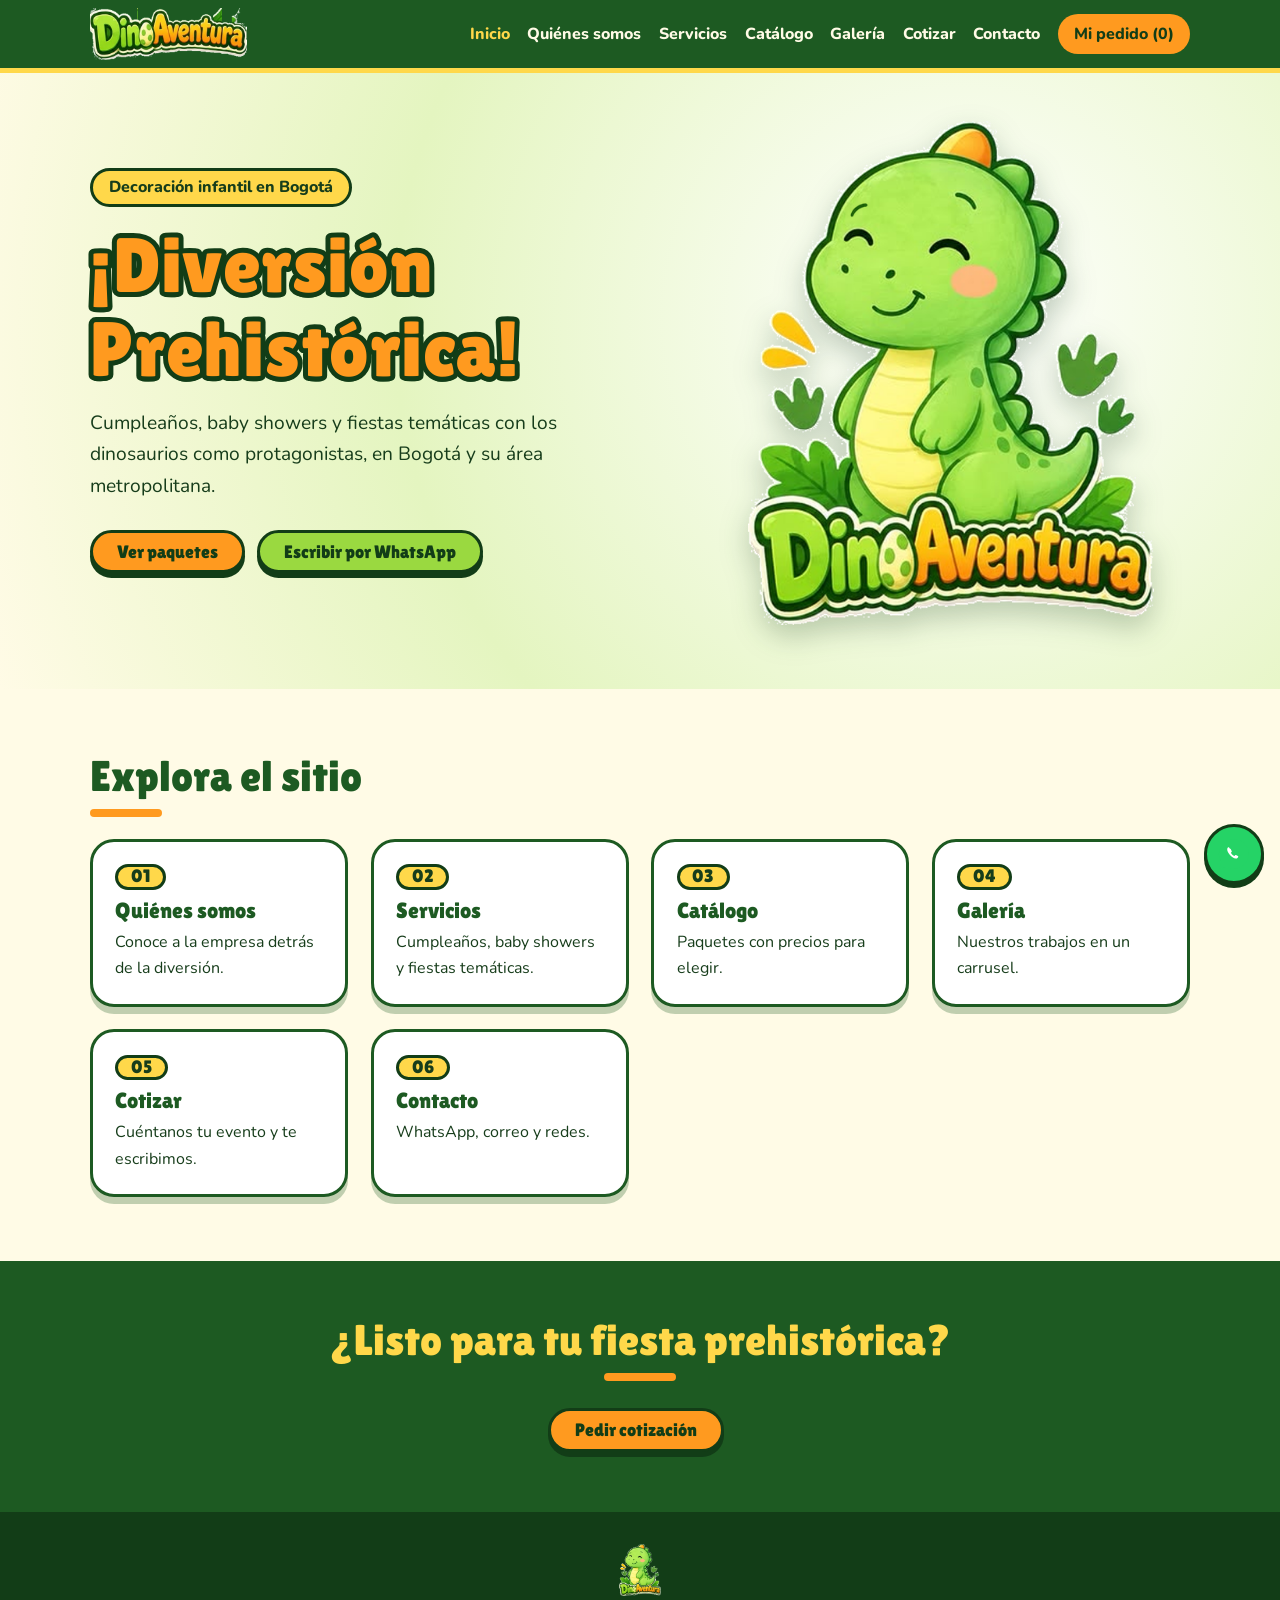
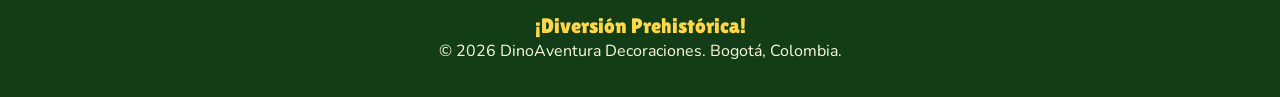
<file: index.html>
<!DOCTYPE html>
<html lang="es">
<head>
  <meta charset="UTF-8">
  <meta name="viewport" content="width=device-width, initial-scale=1">
  <title>¡Diversión Prehistórica! | DinoAventura Decoraciones</title>
  <meta name="description" content="Decoración de cumpleaños, baby showers y fiestas temáticas de dinosaurios en Bogotá.">
  <link rel="icon" href="img/logo-principal.png">
  <link rel="preconnect" href="https://fonts.googleapis.com">
  <link rel="preconnect" href="https://fonts.gstatic.com" crossorigin>
  <!-- Lilita One: la tipografia mas cercana (y gratuita) al rotulo del logo. Nunito: texto de lectura. -->
  <link href="https://fonts.googleapis.com/css2?family=Lilita+One&family=Nunito:wght@400;700;800&display=swap" rel="stylesheet">
  <link rel="stylesheet" href="css/estilos.css">
</head>
<body>
  <a class="saltar" href="#contenido">Saltar al contenido</a>
  <!-- ENCABEZADO (igual en todas las paginas): rotulo del logo y menu. aria-current marca la pagina actual. -->
  <header class="header">
    <div class="contenedor nav">
      <a href="index.html" class="logo"><img src="img/logo-palabra.png" alt="DinoAventura Decoraciones, inicio" width="157" height="52"></a>
      <button class="menu-btn" id="menuBtn" aria-label="Abrir menú" aria-expanded="false" aria-controls="menu"><span></span><span></span><span></span></button>
      <nav id="menu" class="menu">
        <a href="index.html" aria-current="page">Inicio</a>
        <a href="nosotros.html">Quiénes somos</a>
        <a href="servicios.html">Servicios</a>
        <a href="catalogo.html">Catálogo</a>
        <a href="galeria.html">Galería</a>
        <a href="cotizar.html">Cotizar</a>
        <a href="contacto.html">Contacto</a>
        <a class="pill" href="pedido.html">Mi pedido (<span id="contadorPedido">0</span>)</a>
      </nav>
    </div>
  </header>
  <main id="contenido">
    <!-- INICIO: eslogan, logo grande y atajos a cada pagina del sitio. -->
    <section class="hero">
      <div class="contenedor hero-grid">
        <div>
          <p class="sello">Decoración infantil en Bogotá</p>
          <h1 class="rotulo">¡Diversión Prehistórica!</h1>
          <p class="lead">Cumpleaños, baby showers y fiestas temáticas con los dinosaurios como protagonistas, en Bogotá y su área metropolitana.</p>
          <a class="btn" href="catalogo.html">Ver paquetes</a>
          <a class="btn btn-verde" data-wa target="_blank" rel="noopener">Escribir por WhatsApp</a>
        </div>
        <div class="hero-logo"><img src="img/logo-principal.png" alt="Dinosaurio sonriente, logo de DinoAventura Decoraciones" width="520" height="645"></div>
      </div>
    </section>
    <section class="seccion">
      <div class="contenedor">
        <h2>Explora el sitio</h2>
        <div class="atajos">
          <a class="atajo" href="nosotros.html"><span class="num">01</span><h3>Quiénes somos</h3><p>Conoce a la empresa detrás de la diversión.</p></a>
          <a class="atajo" href="servicios.html"><span class="num">02</span><h3>Servicios</h3><p>Cumpleaños, baby showers y fiestas temáticas.</p></a>
          <a class="atajo" href="catalogo.html"><span class="num">03</span><h3>Catálogo</h3><p>Paquetes con precios para elegir.</p></a>
          <a class="atajo" href="galeria.html"><span class="num">04</span><h3>Galería</h3><p>Nuestros trabajos en un carrusel.</p></a>
          <a class="atajo" href="cotizar.html"><span class="num">05</span><h3>Cotizar</h3><p>Cuéntanos tu evento y te escribimos.</p></a>
          <a class="atajo" href="contacto.html"><span class="num">06</span><h3>Contacto</h3><p>WhatsApp, correo y redes.</p></a>
        </div>
      </div>
    </section>
    <section class="cta">
      <div class="contenedor">
        <h2>¿Listo para tu fiesta prehistórica?</h2>
        <a class="btn" href="cotizar.html">Pedir cotización</a>
      </div>
    </section>
  </main>
  <footer class="footer">
    <img src="img/logo-principal.png" alt="" width="42" height="52">
    <p class="eslogan">¡Diversión Prehistórica!</p>
    <p>© <span id="anio"></span> DinoAventura Decoraciones. Bogotá, Colombia.</p>
  </footer>
  <a class="wa-flotante" data-wa target="_blank" rel="noopener" aria-label="Escribir por WhatsApp"><svg viewBox="0 0 24 24" aria-hidden="true"><path fill="currentColor" d="M12 2a10 10 0 0 0-8.6 15.1L2 22l5-1.3A10 10 0 1 0 12 2z"/><path fill="#fff" d="M8.6 7.5c-.4 0-.8.2-1 .7-.4 1 .1 2.4 1.3 3.9 1.3 1.6 2.9 2.7 4.4 2.9.6.1 1.3-.4 1.5-1 .1-.3 0-.5-.2-.6l-1.3-.7c-.2-.1-.4 0-.5.1l-.5.6c-1-.4-1.9-1.3-2.4-2.3l.5-.5c.1-.1.2-.3.1-.5l-.7-1.4c-.1-.2-.3-.2-.5-.2z"/></svg></a>
  <!-- ORDEN de scripts: datos primero, luego la logica que los usa. -->
  <script src="js/config.js"></script>
  <script src="js/productos.js"></script>
  <script src="js/main.js"></script>
  <script src="js/pedido.js"></script>
</body>
</html>
</file>
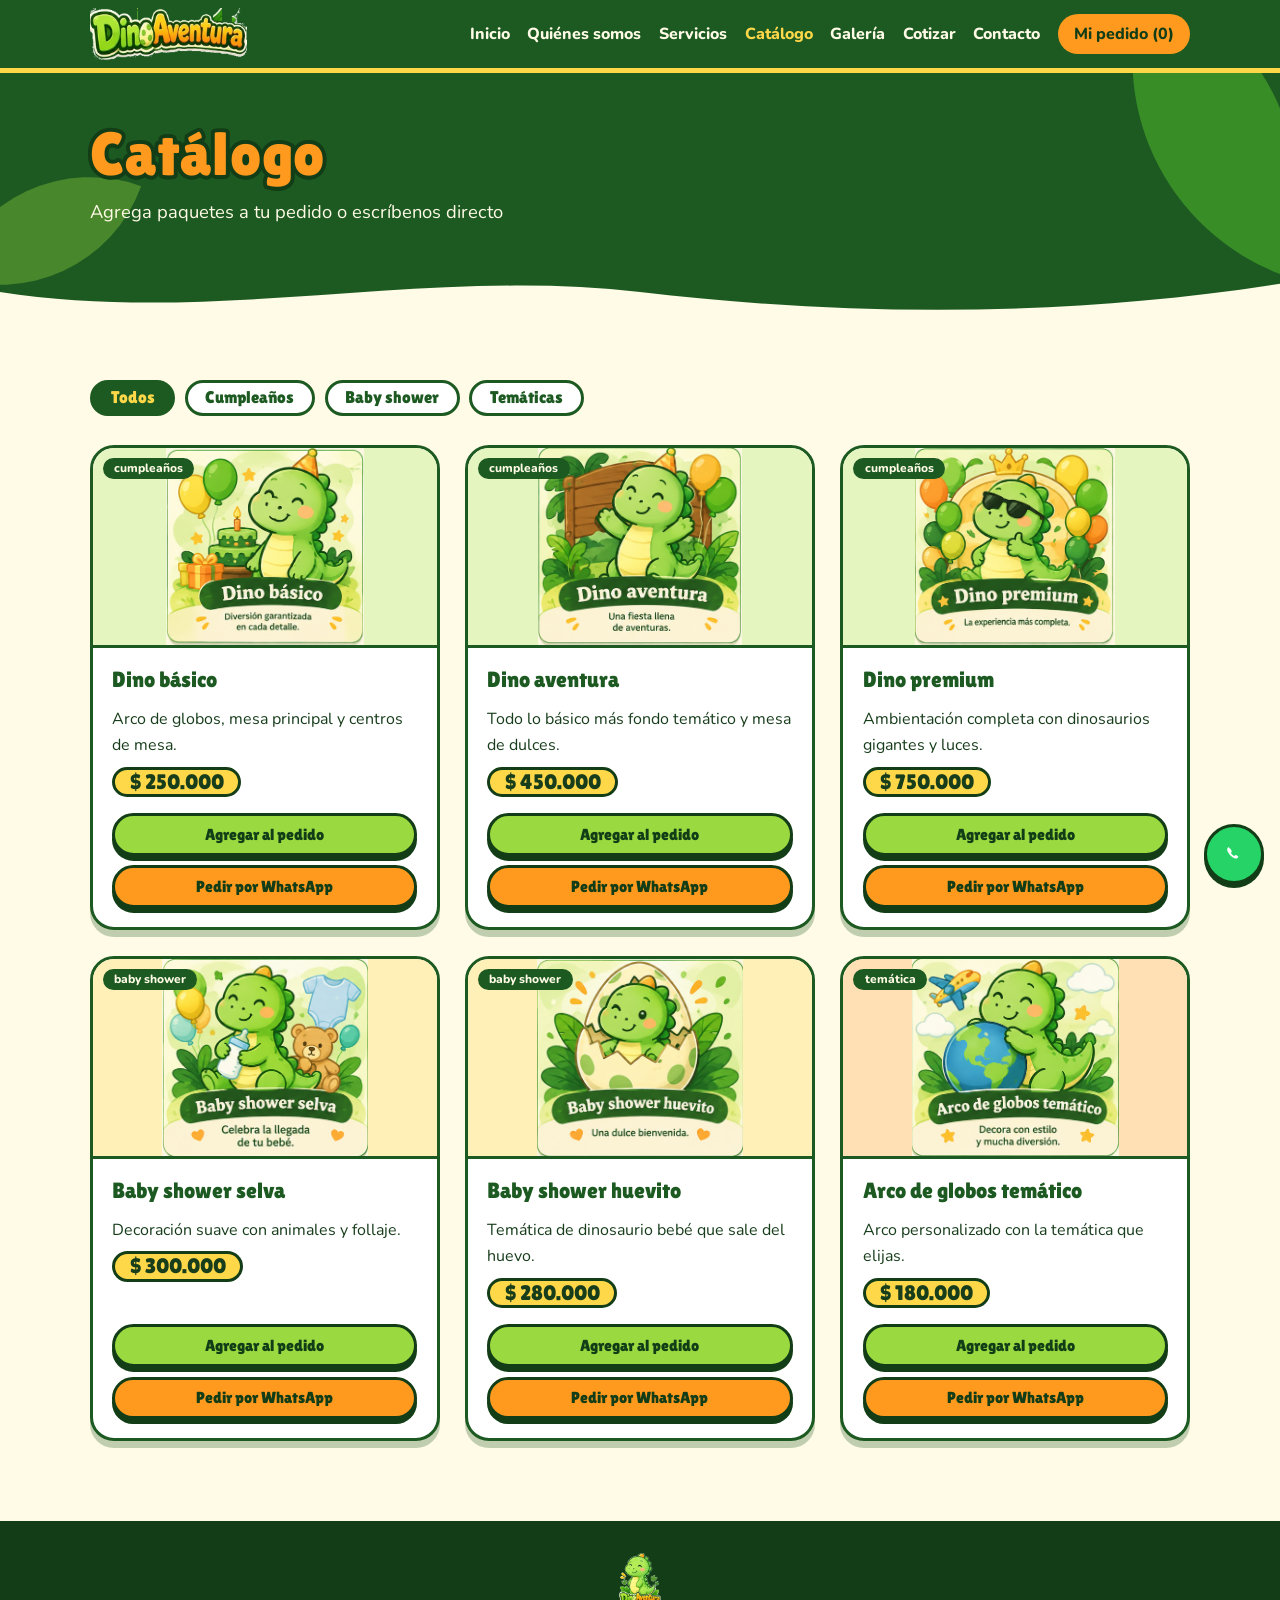
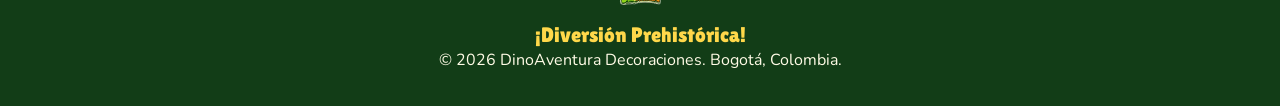
<file: catalogo.html>
<!DOCTYPE html>
<html lang="es">
<head>
  <meta charset="UTF-8">
  <meta name="viewport" content="width=device-width, initial-scale=1">
  <title>Catálogo | DinoAventura Decoraciones</title>
  <meta name="description" content="Paquetes de decoración con precios de referencia.">
  <link rel="icon" href="img/logo-principal.png">
  <link rel="preconnect" href="https://fonts.googleapis.com">
  <link rel="preconnect" href="https://fonts.gstatic.com" crossorigin>
  <!-- Lilita One: la tipografia mas cercana (y gratuita) al rotulo del logo. Nunito: texto de lectura. -->
  <link href="https://fonts.googleapis.com/css2?family=Lilita+One&family=Nunito:wght@400;700;800&display=swap" rel="stylesheet">
  <link rel="stylesheet" href="css/estilos.css">
</head>
<body>
  <a class="saltar" href="#contenido">Saltar al contenido</a>
  <!-- ENCABEZADO (igual en todas las paginas): rotulo del logo y menu. aria-current marca la pagina actual. -->
  <header class="header">
    <div class="contenedor nav">
      <a href="index.html" class="logo"><img src="img/logo-palabra.png" alt="DinoAventura Decoraciones, inicio" width="157" height="52"></a>
      <button class="menu-btn" id="menuBtn" aria-label="Abrir menú" aria-expanded="false" aria-controls="menu"><span></span><span></span><span></span></button>
      <nav id="menu" class="menu">
        <a href="index.html">Inicio</a>
        <a href="nosotros.html">Quiénes somos</a>
        <a href="servicios.html">Servicios</a>
        <a href="catalogo.html" aria-current="page">Catálogo</a>
        <a href="galeria.html">Galería</a>
        <a href="cotizar.html">Cotizar</a>
        <a href="contacto.html">Contacto</a>
        <a class="pill" href="pedido.html">Mi pedido (<span id="contadorPedido">0</span>)</a>
      </nav>
    </div>
  </header>
  <main id="contenido">
    <!-- Banner de la pagina: titulo con el estilo del rotulo y hojas decorativas (CSS) -->
    <section class="banner"><div class="contenedor"><h1 class="rotulo">Catálogo</h1><p>Agrega paquetes a tu pedido o escríbenos directo</p></div><svg class="ola" viewBox="0 0 1440 60" preserveAspectRatio="none" aria-hidden="true"><path d="M0 30 C240 70 480 0 720 30 S1200 60 1440 20 V60 H0Z"/></svg></section>
    <!-- main.js dibuja las tarjetas en #listaProductos desde js/productos.js -->
    <section class="seccion">
      <div class="contenedor">
        <div class="filtros" id="filtros">
          <button class="filtro" data-cat="todos" aria-pressed="true">Todos</button>
          <button class="filtro" data-cat="cumpleaños" aria-pressed="false">Cumpleaños</button>
          <button class="filtro" data-cat="baby shower" aria-pressed="false">Baby shower</button>
          <button class="filtro" data-cat="temática" aria-pressed="false">Temáticas</button>
        </div>
        <div class="grid" id="listaProductos"></div>
        <p class="nota">
      </div>
    </section>
  </main>
  <footer class="footer">
    <img src="img/logo-principal.png" alt="" width="42" height="52">
    <p class="eslogan">¡Diversión Prehistórica!</p>
    <p>© <span id="anio"></span> DinoAventura Decoraciones. Bogotá, Colombia.</p>
  </footer>
  <a class="wa-flotante" data-wa target="_blank" rel="noopener" aria-label="Escribir por WhatsApp"><svg viewBox="0 0 24 24" aria-hidden="true"><path fill="currentColor" d="M12 2a10 10 0 0 0-8.6 15.1L2 22l5-1.3A10 10 0 1 0 12 2z"/><path fill="#fff" d="M8.6 7.5c-.4 0-.8.2-1 .7-.4 1 .1 2.4 1.3 3.9 1.3 1.6 2.9 2.7 4.4 2.9.6.1 1.3-.4 1.5-1 .1-.3 0-.5-.2-.6l-1.3-.7c-.2-.1-.4 0-.5.1l-.5.6c-1-.4-1.9-1.3-2.4-2.3l.5-.5c.1-.1.2-.3.1-.5l-.7-1.4c-.1-.2-.3-.2-.5-.2z"/></svg></a>
  <!-- ORDEN de scripts: datos primero, luego la logica que los usa. -->
  <script src="js/config.js"></script>
  <script src="js/productos.js"></script>
  <script src="js/main.js"></script>
  <script src="js/pedido.js"></script>
</body>
</html>
</file>
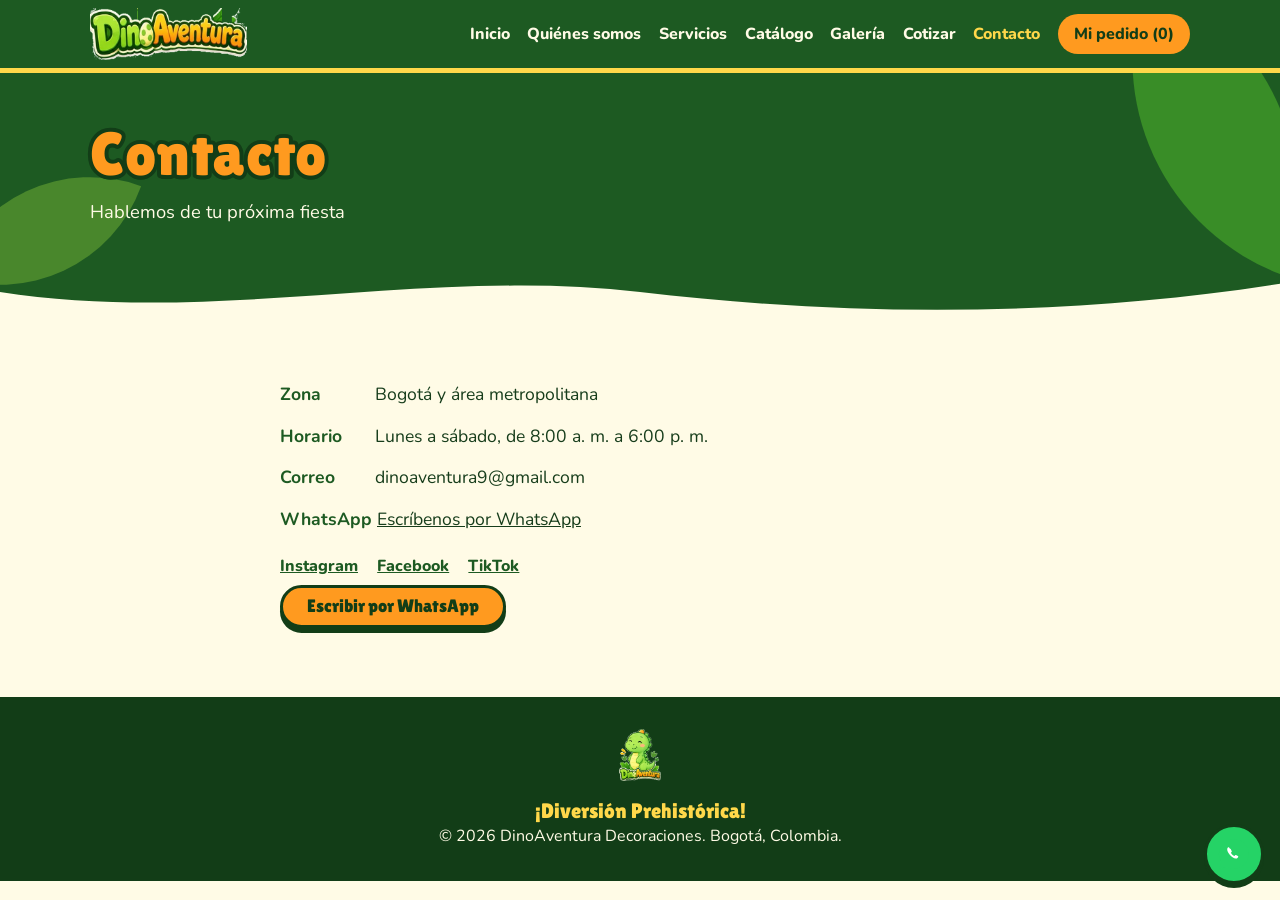
<file: contacto.html>
<!DOCTYPE html>
<html lang="es">
<head>
  <meta charset="UTF-8">
  <meta name="viewport" content="width=device-width, initial-scale=1">
  <title>Contacto | DinoAventura Decoraciones</title>
  <meta name="description" content="Datos de contacto de DinoAventura Decoraciones.">
  <link rel="icon" href="img/logo-principal.png">
  <link rel="preconnect" href="https://fonts.googleapis.com">
  <link rel="preconnect" href="https://fonts.gstatic.com" crossorigin>
  <!-- Lilita One: la tipografia mas cercana (y gratuita) al rotulo del logo. Nunito: texto de lectura. -->
  <link href="https://fonts.googleapis.com/css2?family=Lilita+One&family=Nunito:wght@400;700;800&display=swap" rel="stylesheet">
  <link rel="stylesheet" href="css/estilos.css">
</head>
<body>
  <a class="saltar" href="#contenido">Saltar al contenido</a>
  <!-- ENCABEZADO (igual en todas las paginas): rotulo del logo y menu. aria-current marca la pagina actual. -->
  <header class="header">
    <div class="contenedor nav">
      <a href="index.html" class="logo"><img src="img/logo-palabra.png" alt="DinoAventura Decoraciones, inicio" width="157" height="52"></a>
      <button class="menu-btn" id="menuBtn" aria-label="Abrir menú" aria-expanded="false" aria-controls="menu"><span></span><span></span><span></span></button>
      <nav id="menu" class="menu">
        <a href="index.html">Inicio</a>
        <a href="nosotros.html">Quiénes somos</a>
        <a href="servicios.html">Servicios</a>
        <a href="catalogo.html">Catálogo</a>
        <a href="galeria.html">Galería</a>
        <a href="cotizar.html">Cotizar</a>
        <a href="contacto.html" aria-current="page">Contacto</a>
        <a class="pill" href="pedido.html">Mi pedido (<span id="contadorPedido">0</span>)</a>
      </nav>
    </div>
  </header>
  <main id="contenido">
    <!-- Banner de la pagina: titulo con el estilo del rotulo y hojas decorativas (CSS) -->
    <section class="banner"><div class="contenedor"><h1 class="rotulo">Contacto</h1><p>Hablemos de tu próxima fiesta</p></div><svg class="ola" viewBox="0 0 1440 60" preserveAspectRatio="none" aria-hidden="true"><path d="M0 30 C240 70 480 0 720 30 S1200 60 1440 20 V60 H0Z"/></svg></section>
    <section class="seccion">
      <div class="contenedor texto-ancho">
        <ul class="contacto" id="datosContacto"></ul>
        <p class="redes"><a data-red="instagram" target="_blank" rel="noopener">Instagram</a><a data-red="facebook" target="_blank" rel="noopener">Facebook</a><a data-red="tiktok" target="_blank" rel="noopener">TikTok</a></p>
        <a class="btn" data-wa target="_blank" rel="noopener">Escribir por WhatsApp</a>
      </div>
    </section>
  </main>
  <footer class="footer">
    <img src="img/logo-principal.png" alt="" width="42" height="52">
    <p class="eslogan">¡Diversión Prehistórica!</p>
    <p>© <span id="anio"></span> DinoAventura Decoraciones. Bogotá, Colombia.</p>
  </footer>
  <a class="wa-flotante" data-wa target="_blank" rel="noopener" aria-label="Escribir por WhatsApp"><svg viewBox="0 0 24 24" aria-hidden="true"><path fill="currentColor" d="M12 2a10 10 0 0 0-8.6 15.1L2 22l5-1.3A10 10 0 1 0 12 2z"/><path fill="#fff" d="M8.6 7.5c-.4 0-.8.2-1 .7-.4 1 .1 2.4 1.3 3.9 1.3 1.6 2.9 2.7 4.4 2.9.6.1 1.3-.4 1.5-1 .1-.3 0-.5-.2-.6l-1.3-.7c-.2-.1-.4 0-.5.1l-.5.6c-1-.4-1.9-1.3-2.4-2.3l.5-.5c.1-.1.2-.3.1-.5l-.7-1.4c-.1-.2-.3-.2-.5-.2z"/></svg></a>
  <!-- ORDEN de scripts: datos primero, luego la logica que los usa. -->
  <script src="js/config.js"></script>
  <script src="js/productos.js"></script>
  <script src="js/main.js"></script>
  <script src="js/pedido.js"></script>
</body>
</html>
</file>
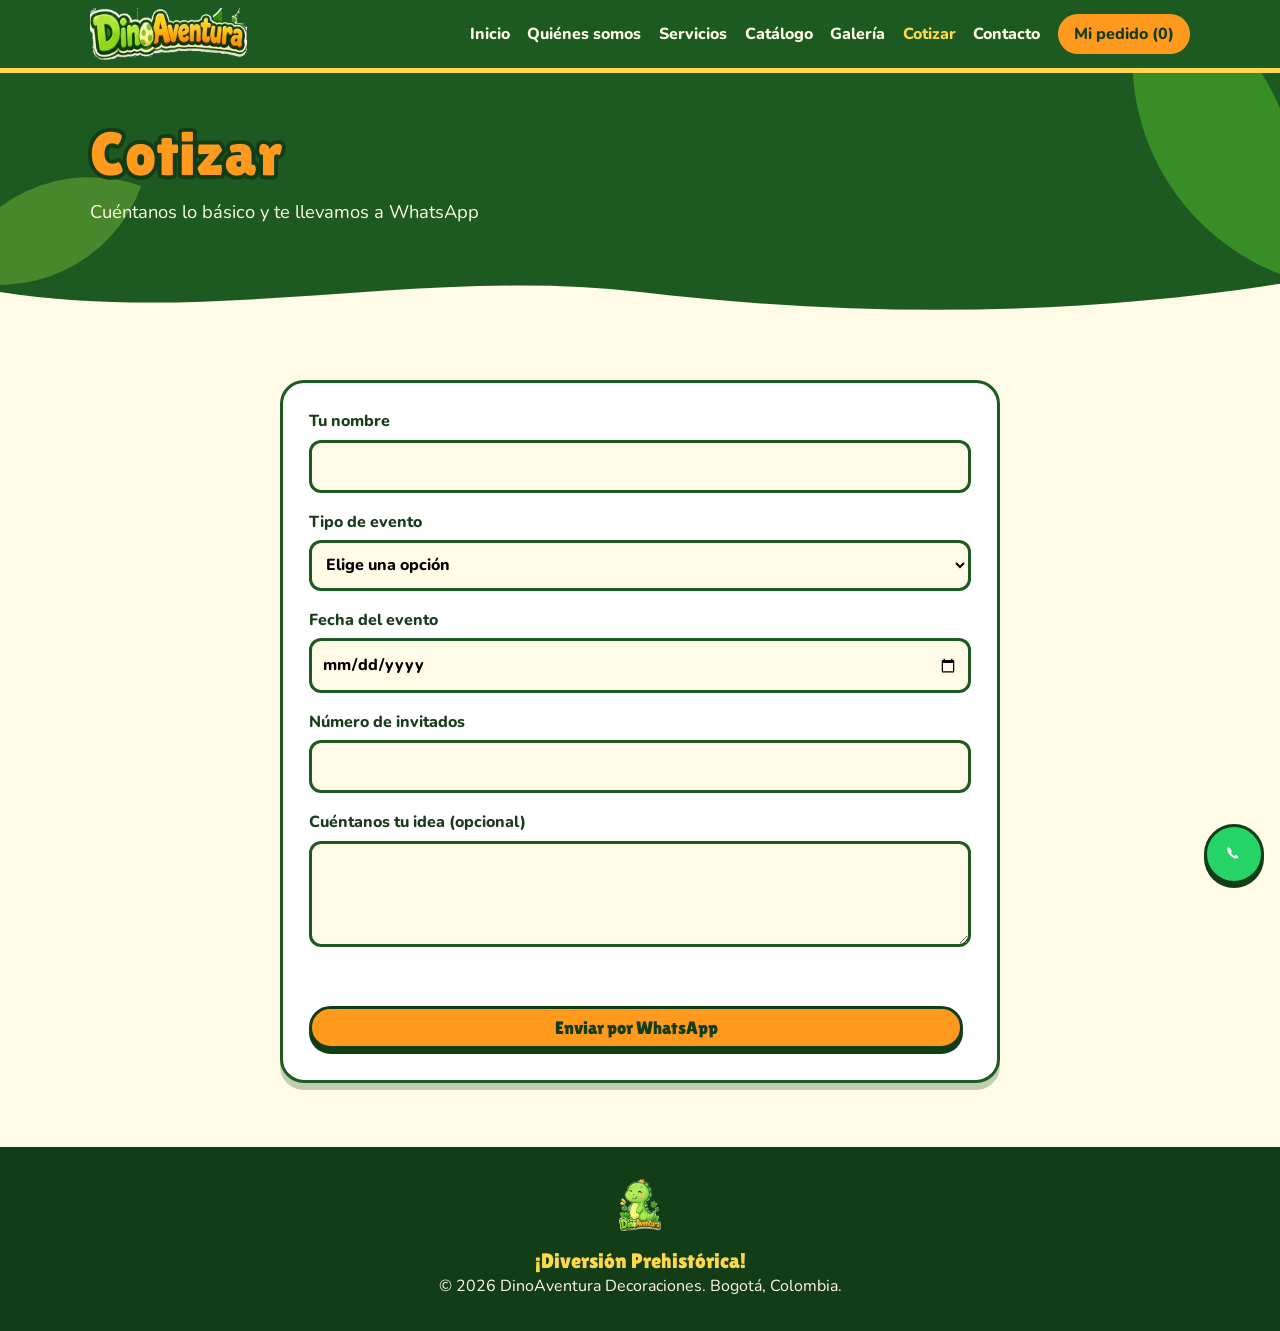
<file: cotizar.html>
<!DOCTYPE html>
<html lang="es">
<head>
  <meta charset="UTF-8">
  <meta name="viewport" content="width=device-width, initial-scale=1">
  <title>Cotizar | DinoAventura Decoraciones</title>
  <meta name="description" content="Pide tu cotización de decoración por WhatsApp.">
  <link rel="icon" href="img/logo-principal.png">
  <link rel="preconnect" href="https://fonts.googleapis.com">
  <link rel="preconnect" href="https://fonts.gstatic.com" crossorigin>
  <!-- Lilita One: la tipografia mas cercana (y gratuita) al rotulo del logo. Nunito: texto de lectura. -->
  <link href="https://fonts.googleapis.com/css2?family=Lilita+One&family=Nunito:wght@400;700;800&display=swap" rel="stylesheet">
  <link rel="stylesheet" href="css/estilos.css">
</head>
<body>
  <a class="saltar" href="#contenido">Saltar al contenido</a>
  <!-- ENCABEZADO (igual en todas las paginas): rotulo del logo y menu. aria-current marca la pagina actual. -->
  <header class="header">
    <div class="contenedor nav">
      <a href="index.html" class="logo"><img src="img/logo-palabra.png" alt="DinoAventura Decoraciones, inicio" width="157" height="52"></a>
      <button class="menu-btn" id="menuBtn" aria-label="Abrir menú" aria-expanded="false" aria-controls="menu"><span></span><span></span><span></span></button>
      <nav id="menu" class="menu">
        <a href="index.html">Inicio</a>
        <a href="nosotros.html">Quiénes somos</a>
        <a href="servicios.html">Servicios</a>
        <a href="catalogo.html">Catálogo</a>
        <a href="galeria.html">Galería</a>
        <a href="cotizar.html" aria-current="page">Cotizar</a>
        <a href="contacto.html">Contacto</a>
        <a class="pill" href="pedido.html">Mi pedido (<span id="contadorPedido">0</span>)</a>
      </nav>
    </div>
  </header>
  <main id="contenido">
    <!-- Banner de la pagina: titulo con el estilo del rotulo y hojas decorativas (CSS) -->
    <section class="banner"><div class="contenedor"><h1 class="rotulo">Cotizar</h1><p>Cuéntanos lo básico y te llevamos a WhatsApp</p></div><svg class="ola" viewBox="0 0 1440 60" preserveAspectRatio="none" aria-hidden="true"><path d="M0 30 C240 70 480 0 720 30 S1200 60 1440 20 V60 H0Z"/></svg></section>
    <section class="seccion">
      <div class="contenedor texto-ancho">
        <form id="formCotizar" novalidate>
          <label>Tu nombre <input type="text" name="nombre" required minlength="2"></label>
          <label>Tipo de evento
            <select name="evento" required><option value="">Elige una opción</option><option>Cumpleaños</option><option>Baby shower</option><option>Fiesta temática</option></select>
          </label>
          <label>Fecha del evento <input type="date" name="fecha" required></label>
          <label>Número de invitados <input type="number" name="invitados" min="1" required></label>
          <label>Cuéntanos tu idea (opcional) <textarea name="idea" rows="3"></textarea></label>
          <p class="error" id="errorForm" role="alert"></p>
          <button class="btn" type="submit">Enviar por WhatsApp</button>
        </form>
      </div>
    </section>
  </main>
  <footer class="footer">
    <img src="img/logo-principal.png" alt="" width="42" height="52">
    <p class="eslogan">¡Diversión Prehistórica!</p>
    <p>© <span id="anio"></span> DinoAventura Decoraciones. Bogotá, Colombia.</p>
  </footer>
  <a class="wa-flotante" data-wa target="_blank" rel="noopener" aria-label="Escribir por WhatsApp"><svg viewBox="0 0 24 24" aria-hidden="true"><path fill="currentColor" d="M12 2a10 10 0 0 0-8.6 15.1L2 22l5-1.3A10 10 0 1 0 12 2z"/><path fill="#fff" d="M8.6 7.5c-.4 0-.8.2-1 .7-.4 1 .1 2.4 1.3 3.9 1.3 1.6 2.9 2.7 4.4 2.9.6.1 1.3-.4 1.5-1 .1-.3 0-.5-.2-.6l-1.3-.7c-.2-.1-.4 0-.5.1l-.5.6c-1-.4-1.9-1.3-2.4-2.3l.5-.5c.1-.1.2-.3.1-.5l-.7-1.4c-.1-.2-.3-.2-.5-.2z"/></svg></a>
  <!-- ORDEN de scripts: datos primero, luego la logica que los usa. -->
  <script src="js/config.js"></script>
  <script src="js/productos.js"></script>
  <script src="js/main.js"></script>
  <script src="js/pedido.js"></script>
</body>
</html>
</file>
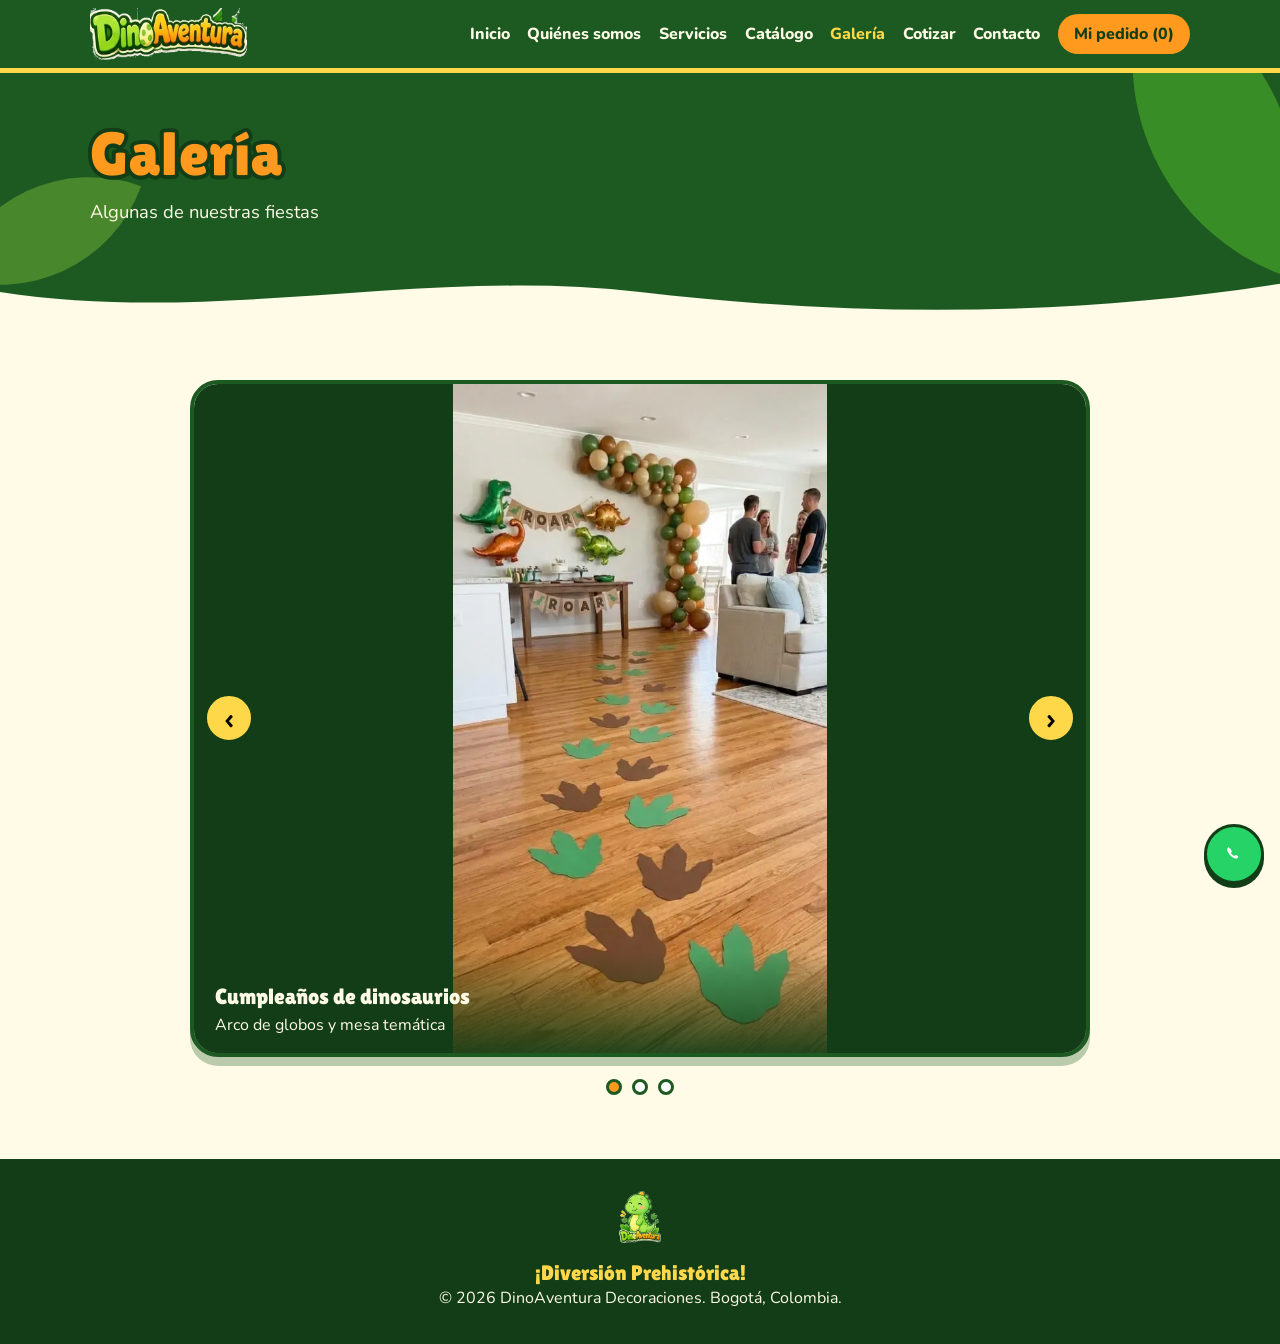
<file: galeria.html>
<!DOCTYPE html>
<html lang="es">
<head>
  <meta charset="UTF-8">
  <meta name="viewport" content="width=device-width, initial-scale=1">
  <title>Galería | DinoAventura Decoraciones</title>
  <meta name="description" content="Fotos de las decoraciones de DinoAventura.">
  <link rel="icon" href="img/logo-principal.png">
  <link rel="preconnect" href="https://fonts.googleapis.com">
  <link rel="preconnect" href="https://fonts.gstatic.com" crossorigin>
  <!-- Lilita One: la tipografia mas cercana (y gratuita) al rotulo del logo. Nunito: texto de lectura. -->
  <link href="https://fonts.googleapis.com/css2?family=Lilita+One&family=Nunito:wght@400;700;800&display=swap" rel="stylesheet">
  <link rel="stylesheet" href="css/estilos.css">
</head>
<body>
  <a class="saltar" href="#contenido">Saltar al contenido</a>
  <!-- ENCABEZADO (igual en todas las paginas): rotulo del logo y menu. aria-current marca la pagina actual. -->
  <header class="header">
    <div class="contenedor nav">
      <a href="index.html" class="logo"><img src="img/logo-palabra.png" alt="DinoAventura Decoraciones, inicio" width="157" height="52"></a>
      <button class="menu-btn" id="menuBtn" aria-label="Abrir menú" aria-expanded="false" aria-controls="menu"><span></span><span></span><span></span></button>
      <nav id="menu" class="menu">
        <a href="index.html">Inicio</a>
        <a href="nosotros.html">Quiénes somos</a>
        <a href="servicios.html">Servicios</a>
        <a href="catalogo.html">Catálogo</a>
        <a href="galeria.html" aria-current="page">Galería</a>
        <a href="cotizar.html">Cotizar</a>
        <a href="contacto.html">Contacto</a>
        <a class="pill" href="pedido.html">Mi pedido (<span id="contadorPedido">0</span>)</a>
      </nav>
    </div>
  </header>
  <main id="contenido">
    <!-- Banner de la pagina: titulo con el estilo del rotulo y hojas decorativas (CSS) -->
    <section class="banner"><div class="contenedor"><h1 class="rotulo">Galería</h1><p>Algunas de nuestras fiestas</p></div><svg class="ola" viewBox="0 0 1440 60" preserveAspectRatio="none" aria-hidden="true"><path d="M0 30 C240 70 480 0 720 30 S1200 60 1440 20 V60 H0Z"/></svg></section>
    <!-- El carrusel se arma solo: carrusel.js lee las fotos de js/galeria.js -->
    <section class="seccion">
      <div class="contenedor carrusel-caja">
        <div class="carrusel" id="carrusel" role="region" aria-roledescription="carrusel" aria-label="Fotos de nuestros trabajos">
          <div class="carrusel-pista" id="carruselPista"></div>
          <button class="car-btn car-prev" type="button" aria-label="Foto anterior">&#8249;</button>
          <button class="car-btn car-next" type="button" aria-label="Foto siguiente">&#8250;</button>
        </div>
        <div class="car-puntos" id="carruselPuntos"></div>
      </div>
    </section>
  </main>
  <footer class="footer">
    <img src="img/logo-principal.png" alt="" width="42" height="52">
    <p class="eslogan">¡Diversión Prehistórica!</p>
    <p>© <span id="anio"></span> DinoAventura Decoraciones. Bogotá, Colombia.</p>
  </footer>
  <a class="wa-flotante" data-wa target="_blank" rel="noopener" aria-label="Escribir por WhatsApp"><svg viewBox="0 0 24 24" aria-hidden="true"><path fill="currentColor" d="M12 2a10 10 0 0 0-8.6 15.1L2 22l5-1.3A10 10 0 1 0 12 2z"/><path fill="#fff" d="M8.6 7.5c-.4 0-.8.2-1 .7-.4 1 .1 2.4 1.3 3.9 1.3 1.6 2.9 2.7 4.4 2.9.6.1 1.3-.4 1.5-1 .1-.3 0-.5-.2-.6l-1.3-.7c-.2-.1-.4 0-.5.1l-.5.6c-1-.4-1.9-1.3-2.4-2.3l.5-.5c.1-.1.2-.3.1-.5l-.7-1.4c-.1-.2-.3-.2-.5-.2z"/></svg></a>
  <!-- ORDEN de scripts: datos primero, luego la logica que los usa. -->
  <script src="js/config.js"></script>
  <script src="js/productos.js"></script>
  <script src="js/main.js"></script>
  <script src="js/pedido.js"></script>
  <script src="js/galeria.js"></script>
  <script src="js/carrusel.js"></script>
</body>
</html>
</file>
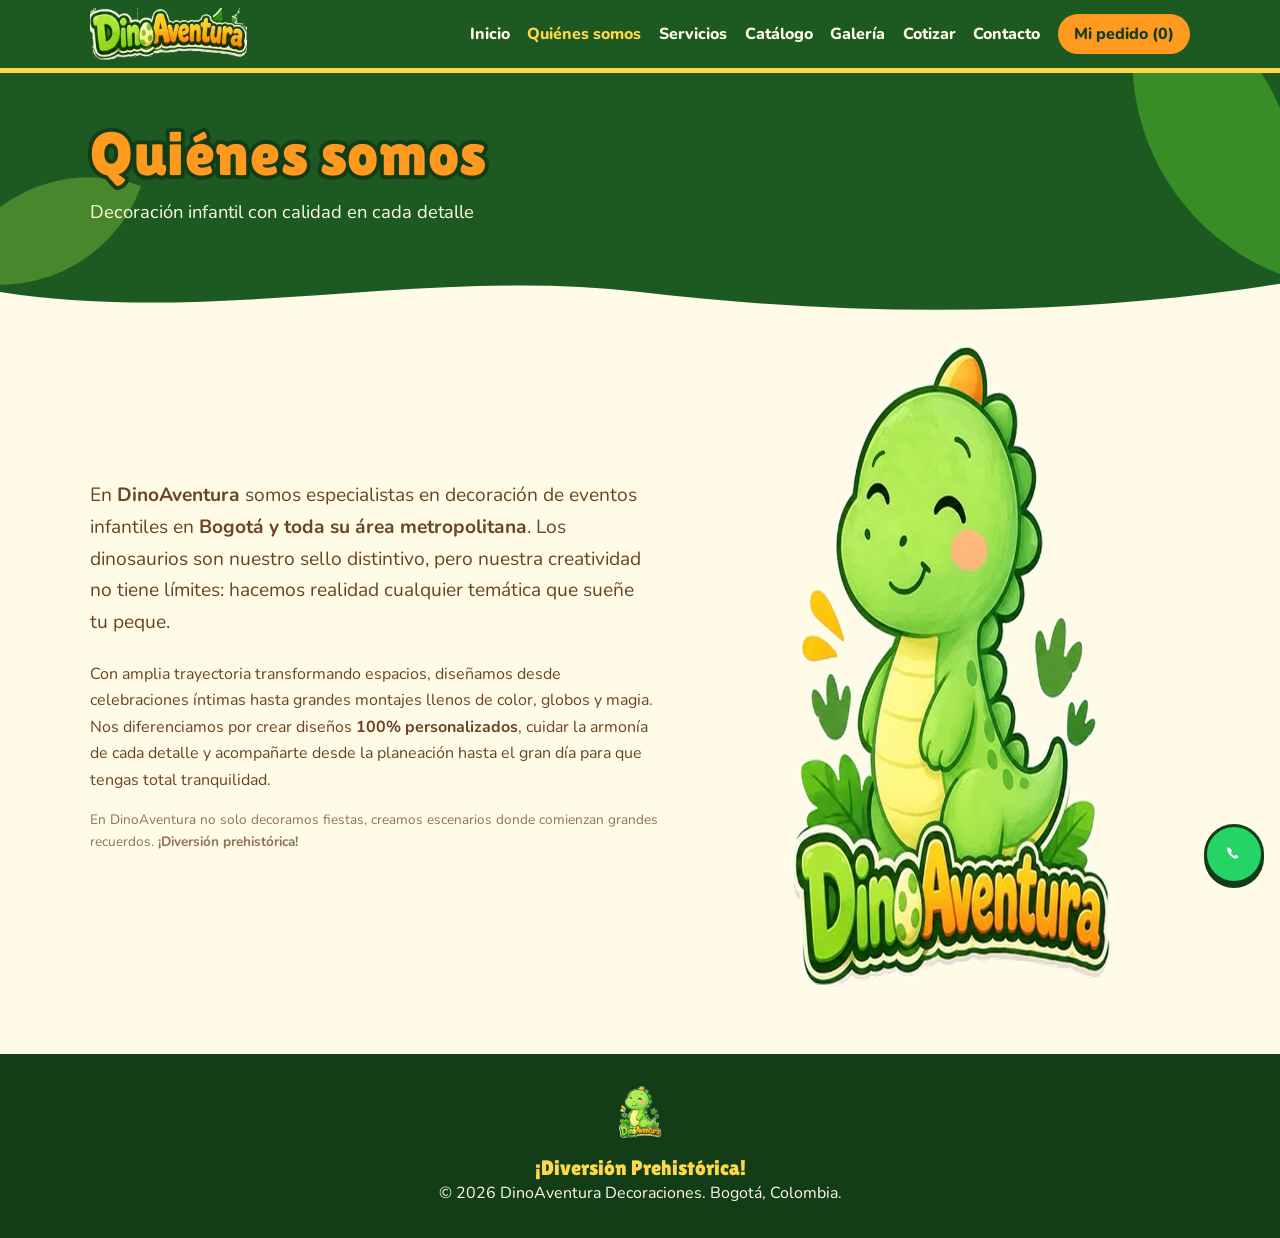
<file: nosotros.html>
<!DOCTYPE html>
<html lang="es">
<head>
  <meta charset="UTF-8">
  <meta name="viewport" content="width=device-width, initial-scale=1">
  <title>Quiénes somos | DinoAventura Decoraciones</title>
  <meta name="description" content="Conoce a DinoAventura Decoraciones, especialistas en decoración infantil.">
  <link rel="icon" href="img/logo-principal.png">
  <link rel="preconnect" href="https://fonts.googleapis.com">
  <link rel="preconnect" href="https://fonts.gstatic.com" crossorigin>
  <!-- Lilita One: la tipografia mas cercana (y gratuita) al rotulo del logo. Nunito: texto de lectura. -->
  <link href="https://fonts.googleapis.com/css2?family=Lilita+One&family=Nunito:wght@400;700;800&display=swap" rel="stylesheet">
  <link rel="stylesheet" href="css/estilos.css">
</head>
<body>
  <a class="saltar" href="#contenido">Saltar al contenido</a>
  <!-- ENCABEZADO (igual en todas las paginas): rotulo del logo y menu. aria-current marca la pagina actual. -->
  <header class="header">
    <div class="contenedor nav">
      <a href="index.html" class="logo"><img src="img/logo-palabra.png" alt="DinoAventura Decoraciones, inicio" width="157" height="52"></a>
      <button class="menu-btn" id="menuBtn" aria-label="Abrir menú" aria-expanded="false" aria-controls="menu"><span></span><span></span><span></span></button>
      <nav id="menu" class="menu">
        <a href="index.html">Inicio</a>
        <a href="nosotros.html" aria-current="page">Quiénes somos</a>
        <a href="servicios.html">Servicios</a>
        <a href="catalogo.html">Catálogo</a>
        <a href="galeria.html">Galería</a>
        <a href="cotizar.html">Cotizar</a>
        <a href="contacto.html">Contacto</a>
        <a class="pill" href="pedido.html">Mi pedido (<span id="contadorPedido">0</span>)</a>
      </nav>
    </div>
  </header>
  <main id="contenido">
    <!-- Banner de la pagina: titulo con el estilo del rotulo y hojas decorativas (CSS) -->
    <section class="banner">
      <div class="contenedor">
        <h1 class="rotulo">Quiénes somos</h1>
        <p>Decoración infantil con calidad en cada detalle</p>
      </div>
      <svg class="ola" viewBox="0 0 1440 60" preserveAspectRatio="none" aria-hidden="true">
        <path d="M0 30 C240 70 480 0 720 30 S1200 60 1440 20 V60 H0Z"/>
      </svg>
    </section>

    <section class="seccion seccion-nosotros">
      <div class="contenedor dos-col">
        <div class="texto-tierra">
          <p class="lead">
            En <strong>DinoAventura</strong> somos especialistas en decoración de eventos infantiles en <strong>Bogotá y toda su área metropolitana</strong>. Los dinosaurios son nuestro sello distintivo, pero nuestra creatividad no tiene límites: hacemos realidad cualquier temática que sueñe tu peque.
          </p>
          
          <p>
            Con amplia trayectoria transformando espacios, diseñamos desde celebraciones íntimas hasta grandes montajes llenos de color, globos y magia. Nos diferenciamos por crear diseños <strong>100% personalizados</strong>, cuidar la armonía de cada detalle y acompañarte desde la planeación hasta el gran día para que tengas total tranquilidad.
          </p>

          <p class="nota">
            En DinoAventura no solo decoramos fiestas, creamos escenarios donde comienzan grandes recuerdos. <strong>¡Diversión prehistórica!</strong>
          </p>
        </div>

        <img src="img/logo-principal.png" alt="Dinosaurio sonriente, logo de DinoAventura" width="520" height="645" style="max-width:320px;width:80%;margin:auto;display:block">
      </div>
    </section>
</main>
  </main>
  <footer class="footer">
    <img src="img/logo-principal.png" alt="" width="42" height="52">
    <p class="eslogan">¡Diversión Prehistórica!</p>
    <p>© <span id="anio"></span> DinoAventura Decoraciones. Bogotá, Colombia.</p>
  </footer>
  <a class="wa-flotante" data-wa target="_blank" rel="noopener" aria-label="Escribir por WhatsApp"><svg viewBox="0 0 24 24" aria-hidden="true"><path fill="currentColor" d="M12 2a10 10 0 0 0-8.6 15.1L2 22l5-1.3A10 10 0 1 0 12 2z"/><path fill="#fff" d="M8.6 7.5c-.4 0-.8.2-1 .7-.4 1 .1 2.4 1.3 3.9 1.3 1.6 2.9 2.7 4.4 2.9.6.1 1.3-.4 1.5-1 .1-.3 0-.5-.2-.6l-1.3-.7c-.2-.1-.4 0-.5.1l-.5.6c-1-.4-1.9-1.3-2.4-2.3l.5-.5c.1-.1.2-.3.1-.5l-.7-1.4c-.1-.2-.3-.2-.5-.2z"/></svg></a>
  <!-- ORDEN de scripts: datos primero, luego la logica que los usa. -->
  <script src="js/config.js"></script>
  <script src="js/productos.js"></script>
  <script src="js/main.js"></script>
  <script src="js/pedido.js"></script>
</body>
</html>
</file>
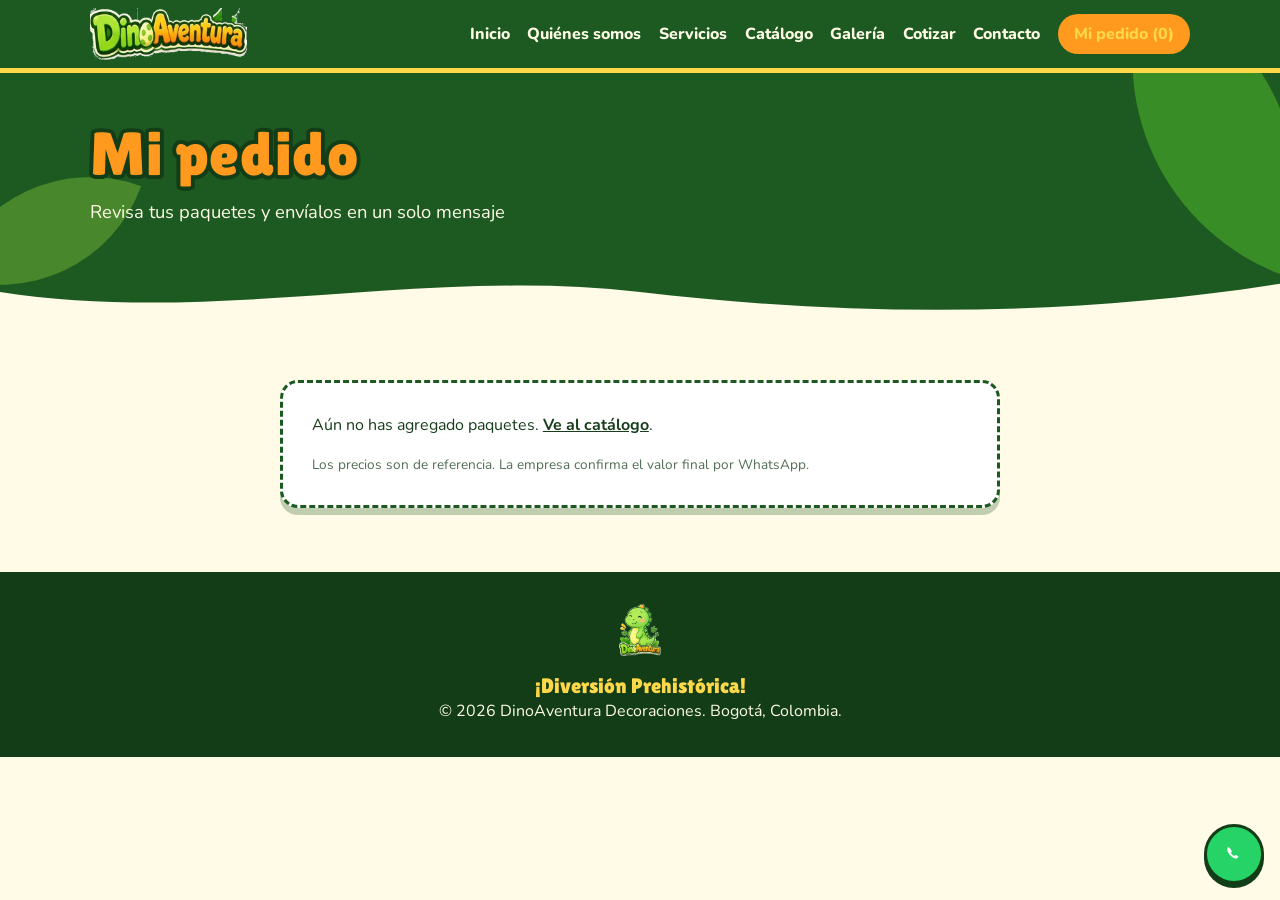
<file: pedido.html>
<!DOCTYPE html>
<html lang="es">
<head>
  <meta charset="UTF-8">
  <meta name="viewport" content="width=device-width, initial-scale=1">
  <title>Mi pedido | DinoAventura Decoraciones</title>
  <meta name="description" content="Revisa tu pedido y envíalo por WhatsApp.">
  <link rel="icon" href="img/logo-principal.png">
  <link rel="preconnect" href="https://fonts.googleapis.com">
  <link rel="preconnect" href="https://fonts.gstatic.com" crossorigin>
  <!-- Lilita One: la tipografia mas cercana (y gratuita) al rotulo del logo. Nunito: texto de lectura. -->
  <link href="https://fonts.googleapis.com/css2?family=Lilita+One&family=Nunito:wght@400;700;800&display=swap" rel="stylesheet">
  <link rel="stylesheet" href="css/estilos.css">
</head>
<body>
  <a class="saltar" href="#contenido">Saltar al contenido</a>
  <!-- ENCABEZADO (igual en todas las paginas): rotulo del logo y menu. aria-current marca la pagina actual. -->
  <header class="header">
    <div class="contenedor nav">
      <a href="index.html" class="logo"><img src="img/logo-palabra.png" alt="DinoAventura Decoraciones, inicio" width="157" height="52"></a>
      <button class="menu-btn" id="menuBtn" aria-label="Abrir menú" aria-expanded="false" aria-controls="menu"><span></span><span></span><span></span></button>
      <nav id="menu" class="menu">
        <a href="index.html">Inicio</a>
        <a href="nosotros.html">Quiénes somos</a>
        <a href="servicios.html">Servicios</a>
        <a href="catalogo.html">Catálogo</a>
        <a href="galeria.html">Galería</a>
        <a href="cotizar.html">Cotizar</a>
        <a href="contacto.html">Contacto</a>
        <a class="pill" href="pedido.html" aria-current="page">Mi pedido (<span id="contadorPedido">0</span>)</a>
      </nav>
    </div>
  </header>
  <main id="contenido">
    <!-- Banner de la pagina: titulo con el estilo del rotulo y hojas decorativas (CSS) -->
    <section class="banner"><div class="contenedor"><h1 class="rotulo">Mi pedido</h1><p>Revisa tus paquetes y envíalos en un solo mensaje</p></div><svg class="ola" viewBox="0 0 1440 60" preserveAspectRatio="none" aria-hidden="true"><path d="M0 30 C240 70 480 0 720 30 S1200 60 1440 20 V60 H0Z"/></svg></section>
    <section class="seccion">
      <div class="contenedor texto-ancho">
        <div class="ticket">
          <p id="pedidoVacio">Aún no has agregado paquetes. <a href="catalogo.html"><b>Ve al catálogo</b></a>.</p>
          <ul class="lista-pedido" id="listaPedido"></ul>
          <p class="total" id="totalPedido" hidden></p>
          <div id="accionesPedido" hidden>
            <a class="btn" id="enviarPedido" target="_blank" rel="noopener">Enviar pedido por WhatsApp</a>
            <button class="btn btn-verde" id="vaciarPedido" type="button">Vaciar pedido</button>
          </div>
          <p class="nota">Los precios son de referencia. La empresa confirma el valor final por WhatsApp.</p>
        </div>
      </div>
    </section>
  </main>
  <footer class="footer">
    <img src="img/logo-principal.png" alt="" width="42" height="52">
    <p class="eslogan">¡Diversión Prehistórica!</p>
    <p>© <span id="anio"></span> DinoAventura Decoraciones. Bogotá, Colombia.</p>
  </footer>
  <a class="wa-flotante" data-wa target="_blank" rel="noopener" aria-label="Escribir por WhatsApp"><svg viewBox="0 0 24 24" aria-hidden="true"><path fill="currentColor" d="M12 2a10 10 0 0 0-8.6 15.1L2 22l5-1.3A10 10 0 1 0 12 2z"/><path fill="#fff" d="M8.6 7.5c-.4 0-.8.2-1 .7-.4 1 .1 2.4 1.3 3.9 1.3 1.6 2.9 2.7 4.4 2.9.6.1 1.3-.4 1.5-1 .1-.3 0-.5-.2-.6l-1.3-.7c-.2-.1-.4 0-.5.1l-.5.6c-1-.4-1.9-1.3-2.4-2.3l.5-.5c.1-.1.2-.3.1-.5l-.7-1.4c-.1-.2-.3-.2-.5-.2z"/></svg></a>
  <!-- ORDEN de scripts: datos primero, luego la logica que los usa. -->
  <script src="js/config.js"></script>
  <script src="js/productos.js"></script>
  <script src="js/main.js"></script>
  <script src="js/pedido.js"></script>
</body>
</html>
</file>
<file: css/estilos.css>
/* ESTILOS v4. Todo sale del logo: verdes, naranja y amarillo de su paleta, contornos gruesos
   oscuros como el rotulo, y hojas como las del dinosaurio. Se disena primero para celular. */
:root {
  --hoja: #1d5a22; --hoja-osc: #123d17; --pasto: #4caf2a; --lima: #9ad940; --lima-cl: #e4f5c0;
  --tierra: #6b4423; --sol: #ffd84a; --naranja: #ff9a1f; --crema: #fffbe6; --tinta: #173d1b;
  --display: "Lilita One", "Trebuchet MS", system-ui, sans-serif;
}
* { box-sizing: border-box; margin: 0; }
html { scroll-behavior: smooth; }
body { font-family: "Nunito", system-ui, sans-serif; color: var(--tinta); background: var(--crema); line-height: 1.65; overflow-x: hidden; }
[hidden] { display: none !important; }
h1, h2, h3, .num, .precio, .total { font-family: var(--display); font-weight: 400; line-height: 1.1; }
h2 { font-size: clamp(1.9rem, 5vw, 2.7rem); color: var(--hoja); margin-bottom: 1.4rem; }
h2::after { content: ""; display: block; width: 72px; height: 8px; border-radius: 8px; background: var(--naranja); margin-top: .5rem; }
h3 { font-size: 1.4rem; color: var(--hoja); margin-bottom: .4rem; }
a { color: inherit; }
:focus-visible { outline: 4px solid var(--naranja); outline-offset: 3px; }
.saltar { position: absolute; left: -999px; } .saltar:focus { left: 8px; top: 8px; z-index: 99; background: var(--sol); padding: .5rem 1rem; }
.contenedor { width: min(1100px, 90%); margin-inline: auto; }
.texto-ancho { max-width: 720px; }
.seccion { padding: 4rem 0; }
.alterna { background: var(--lima-cl); }
.nota { font-size: .85rem; opacity: .75; margin-top: 1rem; }
.dos-col { display: grid; gap: 2rem; align-items: center; }

/* Rotulo: letras naranjas con contorno verde oscuro, como el nombre del logo */
.rotulo { color: var(--naranja); -webkit-text-stroke: .13em var(--hoja-osc); paint-order: stroke fill; text-shadow: 0 .06em 0 var(--hoja-osc); letter-spacing: .01em; }

/* Encabezado */
.header { position: sticky; top: 0; z-index: 20; background: var(--hoja); border-bottom: 5px solid var(--sol); }
.nav { display: flex; justify-content: space-between; align-items: center; min-height: 68px; flex-wrap: wrap; }
.logo img { height: 52px; width: auto; display: block; }
.menu-btn { background: none; border: 0; cursor: pointer; padding: .5rem; }
.menu-btn span { display: block; width: 26px; height: 3px; background: var(--crema); margin: 5px 0; border-radius: 2px; }
.menu { display: none; width: 100%; flex-direction: column; padding-bottom: 1rem; }
.menu.abierto { display: flex; }
.menu a { color: var(--crema); padding: .5rem 0; text-decoration: none; font-weight: 800; }
.menu a:hover, .menu a[aria-current="page"] { color: var(--sol); }
.menu .pill { background: var(--naranja); color: var(--hoja-osc); border-radius: 999px; padding: .4rem 1rem; text-align: center; margin-top: .4rem; }
.menu .pill:hover { background: var(--sol); color: var(--hoja-osc); }

/* Botones con contorno oscuro y "sombra" de relieve */
.btn { display: inline-block; background: var(--naranja); color: var(--hoja-osc); border: 3px solid var(--hoja-osc); border-radius: 999px; padding: .55rem 1.5rem; font: 400 1.1rem var(--display); text-decoration: none; cursor: pointer; margin: .3rem .5rem .3rem 0; box-shadow: 0 5px 0 var(--hoja-osc); transition: transform .12s, box-shadow .12s; }
.btn:hover { transform: translateY(-2px); box-shadow: 0 7px 0 var(--hoja-osc); }
.btn:active { transform: translateY(4px); box-shadow: 0 1px 0 var(--hoja-osc); }
.btn-verde { background: var(--lima); }

/* Portada */
.hero { background: radial-gradient(circle at 75% 40%, #fff 0, var(--lima-cl) 55%, var(--crema) 100%); padding: 3rem 0 4rem; }
.hero-grid { display: grid; gap: 2rem; align-items: center; }
.hero h1 { font-size: clamp(2.6rem, 8.5vw, 4.8rem); margin-bottom: 1rem; }
.sello { display: inline-block; background: var(--sol); border: 3px solid var(--hoja-osc); border-radius: 999px; font-weight: 800; padding: .2rem 1rem; margin-bottom: 1rem; }
.lead { font-size: 1.2rem; max-width: 46ch; margin-bottom: 1.4rem; }
.hero-logo img { width: min(420px, 85%); height: auto; display: block; margin: 0 auto; filter: drop-shadow(0 12px 14px rgba(18,61,23,.25)); animation: flota 4s ease-in-out infinite; }
@keyframes flota { 50% { transform: translateY(-10px); } }

/* Banner de paginas internas: hojas decorativas como las del logo */
.banner { position: relative; overflow: hidden; background: var(--hoja); color: var(--crema); padding: 3rem 0 5.5rem; }
.banner::before, .banner::after { content: ""; position: absolute; border-radius: 0 100% 0 100%; }
.banner::before { width: 230px; height: 230px; right: -50px; top: -60px; background: var(--pasto); opacity: .6; transform: rotate(20deg); }
.banner::after { width: 150px; height: 150px; left: -30px; bottom: 10px; background: var(--lima); opacity: .35; transform: rotate(-70deg); }
.banner .contenedor { position: relative; z-index: 1; }
.banner h1 { font-size: clamp(2.3rem, 7vw, 3.8rem); }
.banner p { font-size: 1.15rem; margin-top: .6rem; }
.ola { position: absolute; bottom: -1px; left: 0; width: 100%; height: 50px; fill: var(--crema); }

/* Tarjetas */
.grid { display: grid; gap: 1.6rem; grid-template-columns: repeat(auto-fit, minmax(260px, 1fr)); }
.tarjeta, .atajo, .producto { background: #fff; border: 3px solid var(--hoja); border-radius: 24px; box-shadow: 0 7px 0 rgba(29,90,34,.28); }
.tarjeta { padding: 1.6rem; }
.atajo { display: block; padding: 1.4rem; text-decoration: none; transition: transform .2s; }
.atajo:hover { transform: translateY(-5px) rotate(-1deg); }
.atajos { display: grid; gap: 1.4rem; grid-template-columns: repeat(auto-fit, minmax(230px, 1fr)); }
.num { display: inline-block; font-size: 1.1rem; background: var(--sol); border: 3px solid var(--hoja-osc); border-radius: 999px; padding: 0 .8rem; margin-bottom: .5rem; }
.cta { background: var(--hoja); color: var(--crema); text-align: center; padding: 3.5rem 0; }
.cta h2 { color: var(--sol); } .cta h2::after { margin-inline: auto; }

/* Catalogo */
.filtros { display: flex; flex-wrap: wrap; gap: .6rem; margin-bottom: 1.8rem; }
.filtro { background: #fff; border: 3px solid var(--hoja); border-radius: 999px; padding: .35rem 1.1rem; font: 400 1.05rem var(--display); color: var(--hoja); cursor: pointer; }
.filtro[aria-pressed="true"] { background: var(--hoja); color: var(--sol); }
.producto { overflow: hidden; display: flex; flex-direction: column; transition: transform .2s; }
.producto:hover { transform: translateY(-5px); }
.producto-img { position: relative; height: 200px; background: var(--lima-cl); border-bottom: 3px solid var(--hoja); }
.producto[data-categoria="baby shower"] .producto-img { background: #fff0b8; }
.producto[data-categoria="temática"] .producto-img { background: #ffe0b5; }
.producto-img img { width: 100%; height: 100%; object-fit: contain; }
.producto-img .sin-foto { object-fit: contain; padding: .8rem; }
.etiqueta { position: absolute; top: 10px; left: 10px; background: var(--hoja); color: var(--crema); font: 800 .75rem "Nunito", sans-serif; padding: .15rem .7rem; border-radius: 999px; }
.producto-cuerpo { padding: 1.2rem; display: flex; flex-direction: column; gap: .5rem; flex: 1; }
.precio { align-self: flex-start; background: var(--sol); border: 3px solid var(--hoja-osc); border-radius: 999px; padding: .05rem .9rem; font-size: 1.3rem; }
.acciones { margin-top: auto; display: grid; gap: .6rem; padding-top: .5rem; }
.acciones .btn { margin: 0; text-align: center; font-size: 1rem; }

/* Mi pedido */
.ticket { background: #fff; border: 3px dashed var(--hoja); border-radius: 18px; padding: 1.8rem; box-shadow: 0 7px 0 rgba(29,90,34,.28); }
.lista-pedido { list-style: none; padding: 0; margin: 1rem 0; }
.lista-pedido li { display: grid; grid-template-columns: 1fr auto auto; gap: .8rem; align-items: center; padding: .7rem 0; border-bottom: 2px dotted var(--pasto); }
.cantidad { display: flex; align-items: center; gap: .5rem; }
.cantidad button { width: 34px; height: 34px; border-radius: 50%; border: 3px solid var(--hoja); background: var(--lima-cl); font: 400 1.2rem var(--display); cursor: pointer; }
.total { font-size: 1.6rem; color: var(--naranja-osc, #d96d00); margin-bottom: .8rem; }

/* Carrusel de la galeria */
.carrusel-caja { max-width: 900px; margin-inline: auto; }
.carrusel { position: relative; overflow: hidden; border: 4px solid var(--hoja); border-radius: 28px; box-shadow: 0 9px 0 rgba(29,90,34,.3); background: #fff; }
.carrusel-pista { display: flex; transition: transform .5s ease; }
.diapo { min-width: 100%; position: relative; aspect-ratio: 1 / 1; background: var(--hoja-osc); }
/* contain: las fotos verticales (celular) se ven completas en vez de recortarse */
.diapo img { width: 100%; height: 100%; object-fit: contain; display: block; }
.diapo.sin-foto img { object-fit: contain; padding: 1.5rem 1.5rem 4.5rem; }
.diapo figcaption { position: absolute; inset: auto 0 0 0; padding: 2rem 1.3rem .9rem; background: linear-gradient(transparent, rgba(18,61,23,.88)); color: var(--crema); }
.diapo figcaption b { font: 400 1.35rem var(--display); }
.car-btn { position: absolute; top: 50%; transform: translateY(-50%); width: 50px; height: 50px; border-radius: 50%; border: 3px solid var(--hoja-osc); background: var(--sol); font: 400 1.7rem/1 var(--display); cursor: pointer; z-index: 2; }
.car-prev { left: 10px; } .car-next { right: 10px; }
.car-puntos { display: flex; justify-content: center; gap: 10px; margin-top: 1.4rem; }
.car-puntos button { width: 16px; height: 16px; border-radius: 50%; border: 3px solid var(--hoja); background: #fff; cursor: pointer; padding: 0; }
.car-puntos button[aria-current="true"] { background: var(--naranja); }

/* Formulario */
form { display: grid; gap: 1rem; background: #fff; padding: 1.6rem; border: 3px solid var(--hoja); border-radius: 24px; box-shadow: 0 7px 0 rgba(29,90,34,.28); }
label { display: grid; gap: .3rem; font-weight: 800; }
input, select, textarea { font: inherit; padding: .65rem; border: 3px solid var(--hoja); border-radius: 12px; background: var(--crema); }
.error { color: #b3261e; font-weight: 800; min-height: 1.4em; }

/* Contacto y pie */
.contacto { list-style: none; padding: 0; display: grid; gap: .8rem; margin-bottom: 1.2rem; font-size: 1.1rem; }
.contacto b { color: var(--hoja); display: inline-block; min-width: 90px; }
.redes a { margin-right: 1.2rem; font-weight: 800; color: var(--hoja); }
.footer { background: var(--hoja-osc); color: var(--crema); text-align: center; padding: 2rem 0; }
.footer img { height: 52px; margin-bottom: .6rem; }
.eslogan { font: 400 1.3rem var(--display); color: var(--sol); }
.wa-flotante { position: fixed; right: 16px; bottom: 16px; z-index: 30; width: 60px; height: 60px; display: grid; place-items: center; background: #25d366; color: #25d366; border: 3px solid var(--hoja-osc); border-radius: 50%; box-shadow: 0 4px 0 var(--hoja-osc); }
.wa-flotante svg { width: 36px; height: 36px; }

/* Quiénes somos: menos espacio bajo el encabezado y texto en color tierra (de la paleta de la marca) */
.seccion-nosotros { padding-top: 1.8rem; }
.texto-tierra, .texto-tierra p { color: var(--tierra); }
.texto-tierra p + p { margin-top: 1rem; }

/* Servicios (los dibuja React desde js/servicios.js) */
.grid-servicios { align-items: start; }
.tarjeta .desde { font-weight: 800; color: var(--tierra); margin: .6rem 0 1rem; }
.tarjeta .acciones-serv { display: flex; flex-wrap: wrap; gap: .4rem; }
.paquetes { list-style: none; padding: 0; margin: 1rem 0 0; display: grid; gap: .7rem; }
.paquetes li { display: grid; grid-template-columns: 1fr auto; gap: .1rem .8rem; align-items: center; border-top: 2px dotted var(--pasto); padding-top: .7rem; }
.paquetes .p-nombre { font-weight: 800; color: var(--hoja); }
.paquetes .p-precio { font: 400 1.1rem var(--display); color: var(--naranja-osc, #d96d00); }
.paquetes .btn { grid-column: 1 / -1; margin: .2rem 0 0; font-size: .95rem; padding: .35rem 1.1rem; text-align: center; }

/* Escritorio: desde 760px */
@media (min-width: 760px) {
  .diapo { aspect-ratio: 4 / 3; }
  .menu-btn { display: none; }
  .menu { display: flex; flex-direction: row; align-items: center; width: auto; gap: 1.1rem; padding: 0; }
  .menu .pill { margin: 0; }
  .hero-grid, .dos-col { grid-template-columns: 1.2fr 1fr; gap: 3rem; }
}
@media (prefers-reduced-motion: reduce) { html { scroll-behavior: auto; } * { animation: none !important; transition: none !important; } }
</file>
